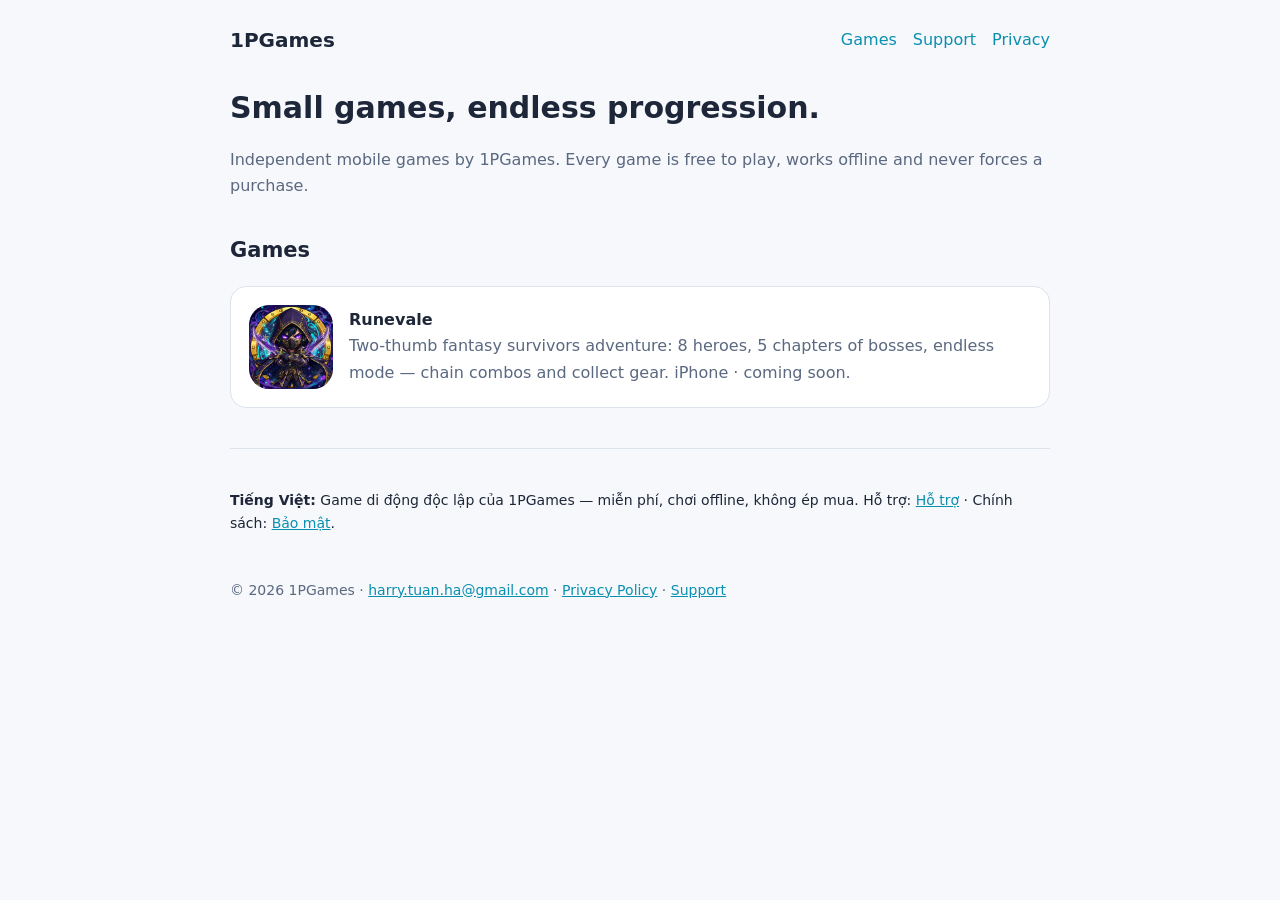
<file: index.html>
<!doctype html><html lang="en"><head><meta charset="utf-8"><meta name="viewport" content="width=device-width,initial-scale=1"><title>1PGames</title><link rel="stylesheet" href="/assets/style.css"></head><body><header><a class="brand" href="/">1PGames</a><nav><a href="/">Games</a><a href="/support.html">Support</a><a href="/privacy.html">Privacy</a></nav></header><main>
<h1>Small games, endless progression.</h1>
<p class="muted">Independent mobile games by 1PGames. Every game is free to play, works offline and never forces a purchase.</p>
<h2>Games</h2>
<a class="card" href="/games/runevale.html" style="text-decoration:none;color:inherit"><img src="/assets/runevale-icon.png" alt="Runevale icon"><div><b>Runevale</b><br><span class="muted">Two-thumb fantasy survivors adventure: 8 heroes, 5 chapters of bosses, endless mode — chain combos and collect gear. iPhone · coming soon.</span></div></a>
<hr>
<p class="lang"><b>Tiếng Việt:</b> Game di động độc lập của 1PGames — miễn phí, chơi offline, không ép mua. Hỗ trợ: <a href="/support.html">Hỗ trợ</a> · Chính sách: <a href="/privacy.html">Bảo mật</a>.</p>
</main>
<footer>© 2026 1PGames · <a href="mailto:harry.tuan.ha@gmail.com">harry.tuan.ha@gmail.com</a> · <a href="/privacy.html">Privacy Policy</a> · <a href="/support.html">Support</a></footer></body></html>
</file>
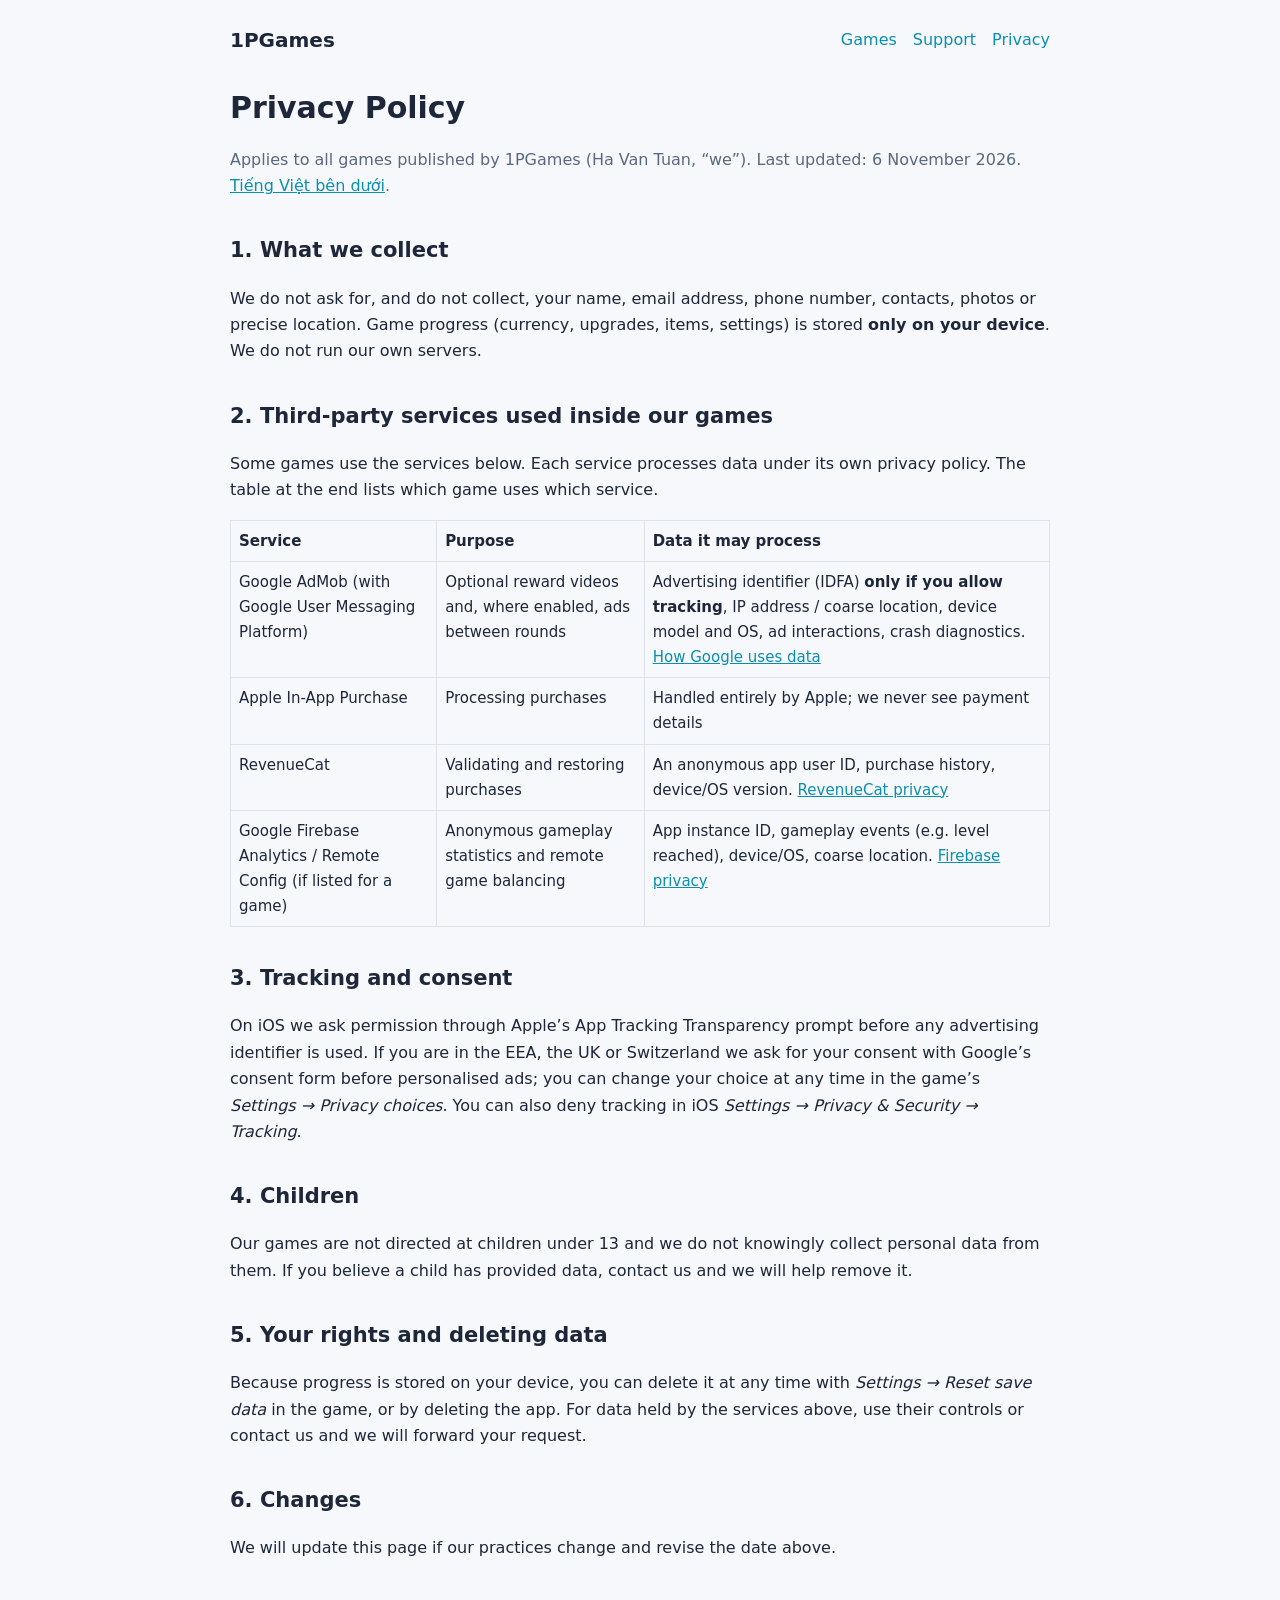
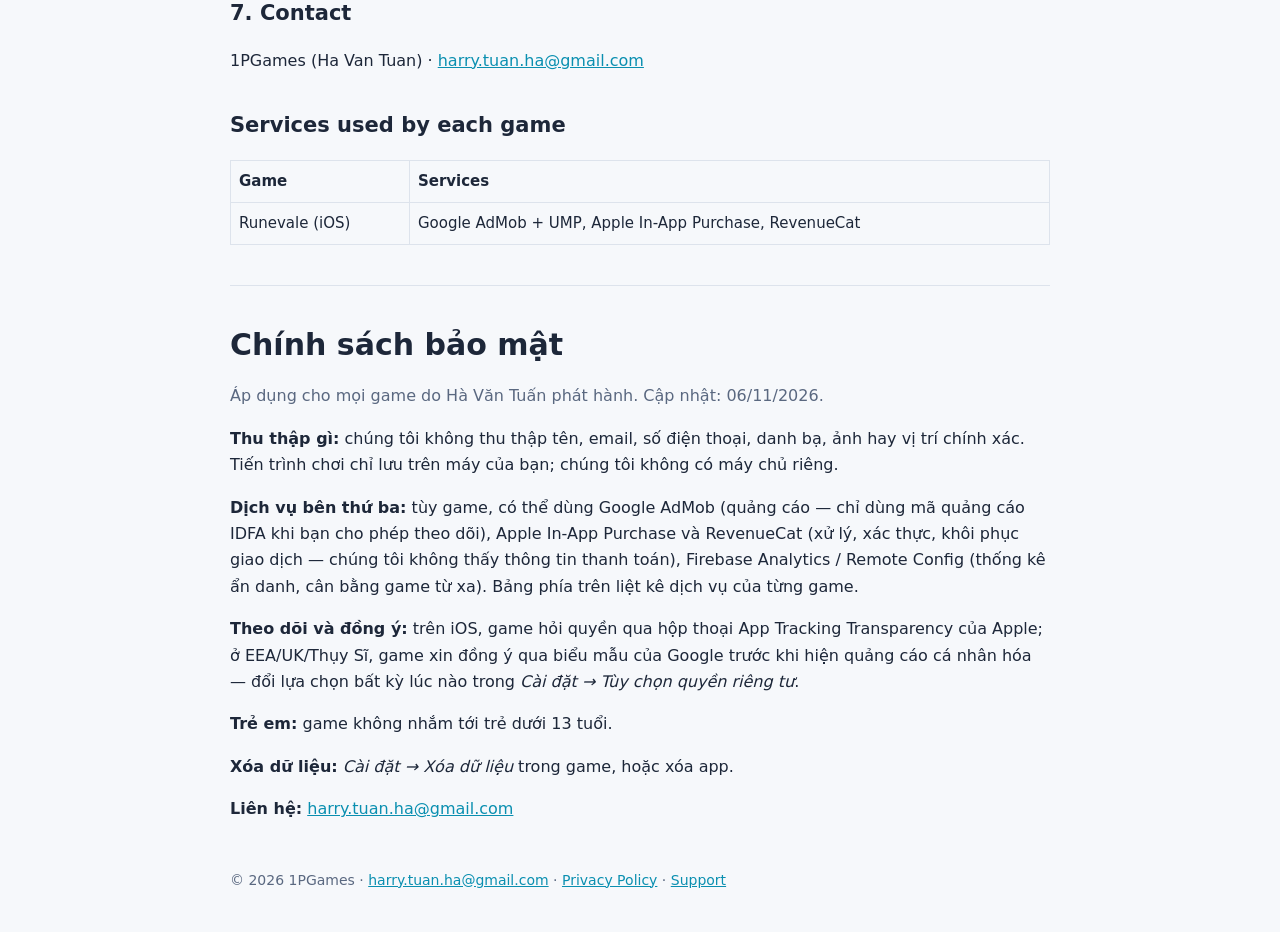
<file: privacy.html>
<!doctype html><html lang="en"><head><meta charset="utf-8"><meta name="viewport" content="width=device-width,initial-scale=1"><title>Privacy Policy · 1PGames</title><link rel="stylesheet" href="/assets/style.css"></head><body><header><a class="brand" href="/">1PGames</a><nav><a href="/">Games</a><a href="/support.html">Support</a><a href="/privacy.html">Privacy</a></nav></header><main>
<h1>Privacy Policy</h1>
<p class="muted">Applies to all games published by 1PGames (Ha Van Tuan, “we”). Last updated: 6 November 2026. <a href="#vi">Tiếng Việt bên dưới</a>.</p>
<h2>1. What we collect</h2>
<p>We do not ask for, and do not collect, your name, email address, phone number, contacts, photos or precise location. Game progress (currency, upgrades, items, settings) is stored <b>only on your device</b>. We do not run our own servers.</p>
<h2>2. Third-party services used inside our games</h2>
<p>Some games use the services below. Each service processes data under its own privacy policy. The table at the end lists which game uses which service.</p>
<table>
<tr><th>Service</th><th>Purpose</th><th>Data it may process</th></tr>
<tr><td>Google AdMob (with Google User Messaging Platform)</td><td>Optional reward videos and, where enabled, ads between rounds</td><td>Advertising identifier (IDFA) <b>only if you allow tracking</b>, IP address / coarse location, device model and OS, ad interactions, crash diagnostics. <a href="https://policies.google.com/technologies/partner-sites">How Google uses data</a></td></tr>
<tr><td>Apple In-App Purchase</td><td>Processing purchases</td><td>Handled entirely by Apple; we never see payment details</td></tr>
<tr><td>RevenueCat</td><td>Validating and restoring purchases</td><td>An anonymous app user ID, purchase history, device/OS version. <a href="https://www.revenuecat.com/privacy">RevenueCat privacy</a></td></tr>
<tr><td>Google Firebase Analytics / Remote Config (if listed for a game)</td><td>Anonymous gameplay statistics and remote game balancing</td><td>App instance ID, gameplay events (e.g. level reached), device/OS, coarse location. <a href="https://firebase.google.com/support/privacy">Firebase privacy</a></td></tr>
</table>
<h2>3. Tracking and consent</h2>
<p>On iOS we ask permission through Apple’s App Tracking Transparency prompt before any advertising identifier is used. If you are in the EEA, the UK or Switzerland we ask for your consent with Google’s consent form before personalised ads; you can change your choice at any time in the game’s <i>Settings → Privacy choices</i>. You can also deny tracking in iOS <i>Settings → Privacy &amp; Security → Tracking</i>.</p>
<h2>4. Children</h2>
<p>Our games are not directed at children under 13 and we do not knowingly collect personal data from them. If you believe a child has provided data, contact us and we will help remove it.</p>
<h2>5. Your rights and deleting data</h2>
<p>Because progress is stored on your device, you can delete it at any time with <i>Settings → Reset save data</i> in the game, or by deleting the app. For data held by the services above, use their controls or contact us and we will forward your request.</p>
<h2>6. Changes</h2>
<p>We will update this page if our practices change and revise the date above.</p>
<h2>7. Contact</h2>
<p>1PGames (Ha Van Tuan) · <a href="mailto:harry.tuan.ha@gmail.com">harry.tuan.ha@gmail.com</a></p>
<h2>Services used by each game</h2>
<table><tr><th>Game</th><th>Services</th></tr>
<tr><td>Runevale (iOS)</td><td>Google AdMob + UMP, Apple In-App Purchase, RevenueCat</td></tr></table>
<hr>
<h1 id="vi">Chính sách bảo mật</h1>
<p class="muted">Áp dụng cho mọi game do Hà Văn Tuấn phát hành. Cập nhật: 06/11/2026.</p>
<p><b>Thu thập gì:</b> chúng tôi không thu thập tên, email, số điện thoại, danh bạ, ảnh hay vị trí chính xác. Tiến trình chơi chỉ lưu trên máy của bạn; chúng tôi không có máy chủ riêng.</p>
<p><b>Dịch vụ bên thứ ba:</b> tùy game, có thể dùng Google AdMob (quảng cáo — chỉ dùng mã quảng cáo IDFA khi bạn cho phép theo dõi), Apple In-App Purchase và RevenueCat (xử lý, xác thực, khôi phục giao dịch — chúng tôi không thấy thông tin thanh toán), Firebase Analytics / Remote Config (thống kê ẩn danh, cân bằng game từ xa). Bảng phía trên liệt kê dịch vụ của từng game.</p>
<p><b>Theo dõi và đồng ý:</b> trên iOS, game hỏi quyền qua hộp thoại App Tracking Transparency của Apple; ở EEA/UK/Thụy Sĩ, game xin đồng ý qua biểu mẫu của Google trước khi hiện quảng cáo cá nhân hóa — đổi lựa chọn bất kỳ lúc nào trong <i>Cài đặt → Tùy chọn quyền riêng tư</i>.</p>
<p><b>Trẻ em:</b> game không nhắm tới trẻ dưới 13 tuổi.</p>
<p><b>Xóa dữ liệu:</b> <i>Cài đặt → Xóa dữ liệu</i> trong game, hoặc xóa app.</p>
<p><b>Liên hệ:</b> <a href="mailto:harry.tuan.ha@gmail.com">harry.tuan.ha@gmail.com</a></p>
</main>
<footer>© 2026 1PGames · <a href="mailto:harry.tuan.ha@gmail.com">harry.tuan.ha@gmail.com</a> · <a href="/privacy.html">Privacy Policy</a> · <a href="/support.html">Support</a></footer></body></html>
</file>
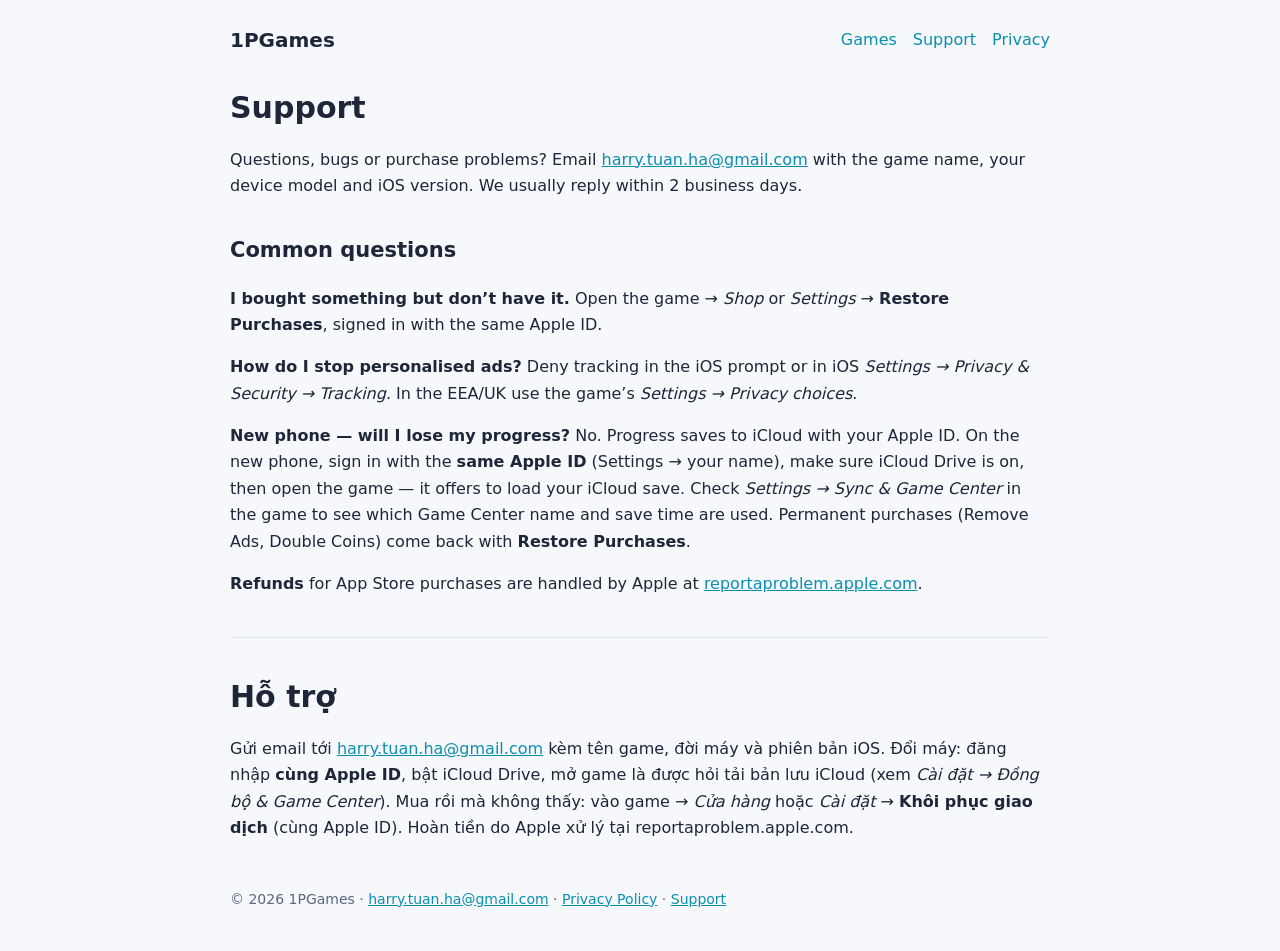
<file: support.html>
<!doctype html><html lang="en"><head><meta charset="utf-8"><meta name="viewport" content="width=device-width,initial-scale=1"><title>Support · 1PGames</title><link rel="stylesheet" href="/assets/style.css"></head><body><header><a class="brand" href="/">1PGames</a><nav><a href="/">Games</a><a href="/support.html">Support</a><a href="/privacy.html">Privacy</a></nav></header><main>
<h1>Support</h1>
<p>Questions, bugs or purchase problems? Email <a href="mailto:harry.tuan.ha@gmail.com">harry.tuan.ha@gmail.com</a> with the game name, your device model and iOS version. We usually reply within 2 business days.</p>
<h2>Common questions</h2>
<p><b>I bought something but don’t have it.</b> Open the game → <i>Shop</i> or <i>Settings</i> → <b>Restore Purchases</b>, signed in with the same Apple ID.</p>
<p><b>How do I stop personalised ads?</b> Deny tracking in the iOS prompt or in iOS <i>Settings → Privacy &amp; Security → Tracking</i>. In the EEA/UK use the game’s <i>Settings → Privacy choices</i>.</p>
<p><b>New phone — will I lose my progress?</b> No. Progress saves to iCloud with your Apple ID. On the new phone, sign in with the <b>same Apple ID</b> (Settings → your name), make sure iCloud Drive is on, then open the game — it offers to load your iCloud save. Check <i>Settings → Sync &amp; Game Center</i> in the game to see which Game Center name and save time are used. Permanent purchases (Remove Ads, Double Coins) come back with <b>Restore Purchases</b>.</p>
<p><b>Refunds</b> for App Store purchases are handled by Apple at <a href="https://reportaproblem.apple.com">reportaproblem.apple.com</a>.</p>
<hr>
<h1>Hỗ trợ</h1>
<p>Gửi email tới <a href="mailto:harry.tuan.ha@gmail.com">harry.tuan.ha@gmail.com</a> kèm tên game, đời máy và phiên bản iOS. Đổi máy: đăng nhập <b>cùng Apple ID</b>, bật iCloud Drive, mở game là được hỏi tải bản lưu iCloud (xem <i>Cài đặt → Đồng bộ &amp; Game Center</i>). Mua rồi mà không thấy: vào game → <i>Cửa hàng</i> hoặc <i>Cài đặt</i> → <b>Khôi phục giao dịch</b> (cùng Apple ID). Hoàn tiền do Apple xử lý tại reportaproblem.apple.com.</p>
</main>
<footer>© 2026 1PGames · <a href="mailto:harry.tuan.ha@gmail.com">harry.tuan.ha@gmail.com</a> · <a href="/privacy.html">Privacy Policy</a> · <a href="/support.html">Support</a></footer></body></html>
</file>
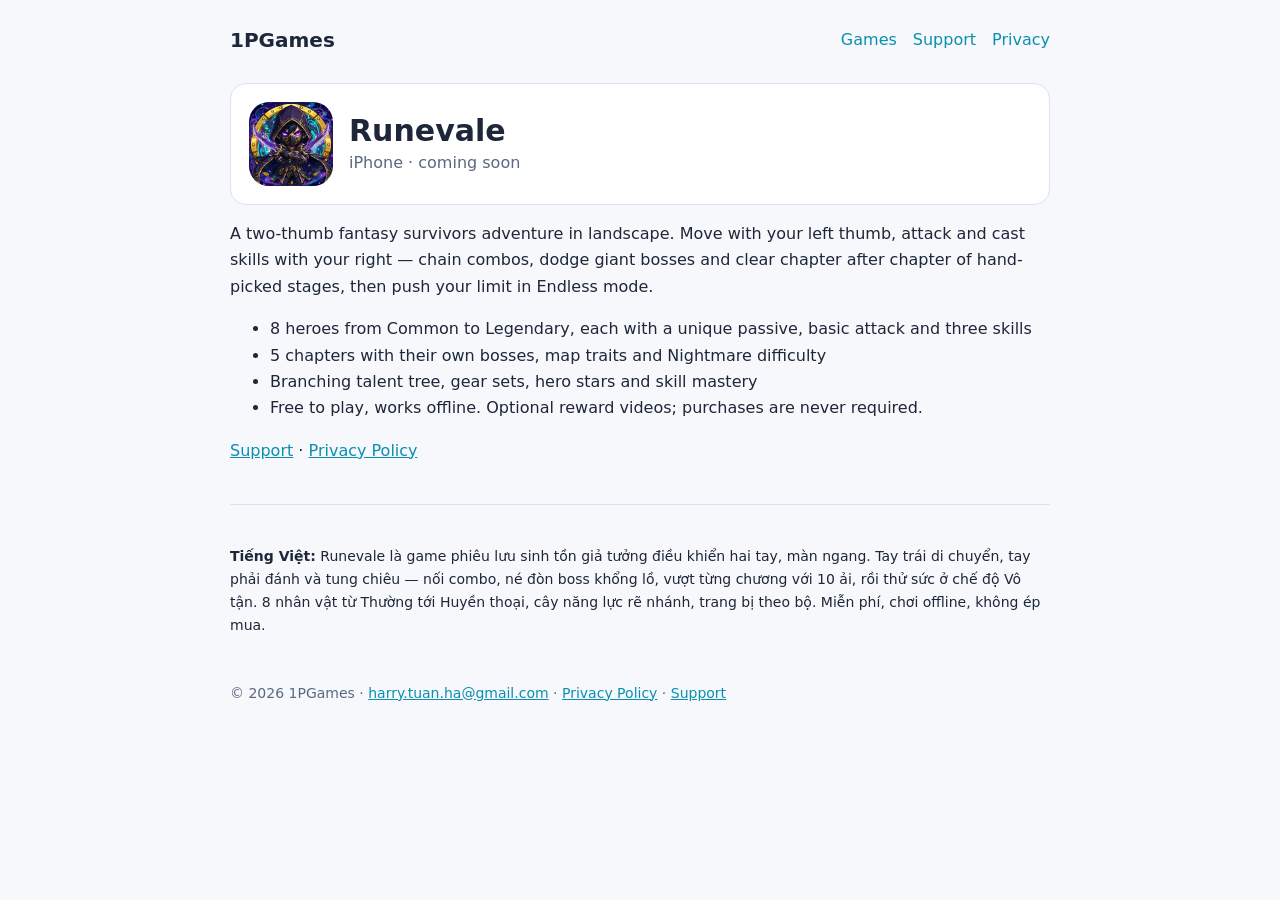
<file: games/mana-orbit.html>
<!doctype html><meta charset="utf-8"><title>Runevale</title><meta http-equiv="refresh" content="0; url=/games/runevale.html"><link rel="canonical" href="/games/runevale.html"><a href="/games/runevale.html">Runevale</a>
</file>
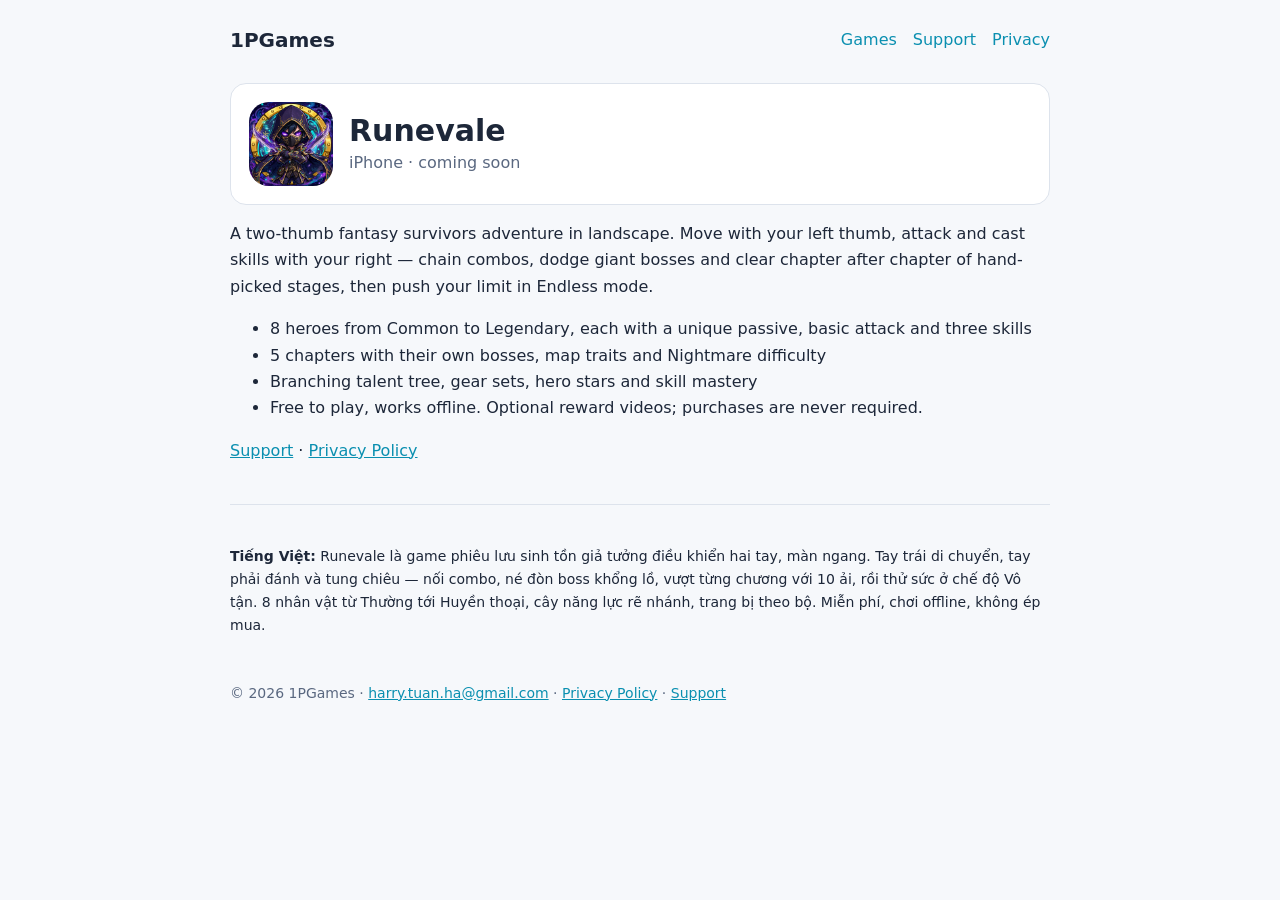
<file: games/runevale.html>
<!doctype html><html lang="en"><head><meta charset="utf-8"><meta name="viewport" content="width=device-width,initial-scale=1"><title>Runevale · 1PGames</title><meta name="description" content="Runevale — a two-thumb fantasy survivors adventure for iPhone by 1PGames."><link rel="stylesheet" href="/assets/style.css"></head><body><header><a class="brand" href="/">1PGames</a><nav><a href="/">Games</a><a href="/support.html">Support</a><a href="/privacy.html">Privacy</a></nav></header><main>
<div class="card"><img src="/assets/runevale-icon.png" alt="Runevale icon"><div><h1 style="margin:0">Runevale</h1><span class="muted">iPhone · coming soon</span></div></div>
<p>A two-thumb fantasy survivors adventure in landscape. Move with your left thumb, attack and cast skills with your right — chain combos, dodge giant bosses and clear chapter after chapter of hand-picked stages, then push your limit in Endless mode.</p>
<ul>
<li>8 heroes from Common to Legendary, each with a unique passive, basic attack and three skills</li>
<li>5 chapters with their own bosses, map traits and Nightmare difficulty</li>
<li>Branching talent tree, gear sets, hero stars and skill mastery</li>
<li>Free to play, works offline. Optional reward videos; purchases are never required.</li>
</ul>
<p><a href="/support.html">Support</a> · <a href="/privacy.html">Privacy Policy</a></p>
<hr>
<p class="lang"><b>Tiếng Việt:</b> Runevale là game phiêu lưu sinh tồn giả tưởng điều khiển hai tay, màn ngang. Tay trái di chuyển, tay phải đánh và tung chiêu — nối combo, né đòn boss khổng lồ, vượt từng chương với 10 ải, rồi thử sức ở chế độ Vô tận. 8 nhân vật từ Thường tới Huyền thoại, cây năng lực rẽ nhánh, trang bị theo bộ. Miễn phí, chơi offline, không ép mua.</p>
</main>
<footer>© 2026 1PGames · <a href="mailto:harry.tuan.ha@gmail.com">harry.tuan.ha@gmail.com</a> · <a href="/privacy.html">Privacy Policy</a> · <a href="/support.html">Support</a></footer></body></html>
</file>
<file: assets/style.css>
:root{--bg:#0f1420;--card:#1a2232;--text:#eef2f8;--muted:#a9b7cc;--accent:#38e1ff;--line:#2a3448}
@media (prefers-color-scheme: light){:root{--bg:#f6f8fb;--card:#fff;--text:#1d2739;--muted:#5a6880;--accent:#0a8fb0;--line:#dde3ec}}
*{box-sizing:border-box}body{margin:0;background:var(--bg);color:var(--text);font:16px/1.65 -apple-system,system-ui,"Segoe UI",Roboto,sans-serif}
a{color:var(--accent)}header,main,footer{max-width:860px;margin:0 auto;padding:0 20px}
header{display:flex;align-items:center;justify-content:space-between;gap:12px;padding-top:24px;padding-bottom:12px;flex-wrap:wrap}
header .brand{font-weight:800;font-size:20px;text-decoration:none;color:var(--text)}nav a{margin-left:16px;text-decoration:none}
h1{font-size:30px;line-height:1.25}h2{font-size:21px;margin-top:34px}.muted{color:var(--muted)}
.card{background:var(--card);border:1px solid var(--line);border-radius:16px;padding:18px;display:flex;gap:16px;align-items:center;margin:14px 0}
.card img{width:84px;height:84px;border-radius:20px}table{border-collapse:collapse;width:100%;font-size:15px}td,th{border:1px solid var(--line);padding:8px;text-align:left;vertical-align:top}
.lang{font-size:14px}footer{padding-top:30px;padding-bottom:40px;font-size:14px;color:var(--muted)}hr{border:0;border-top:1px solid var(--line);margin:40px 0}
</file>
